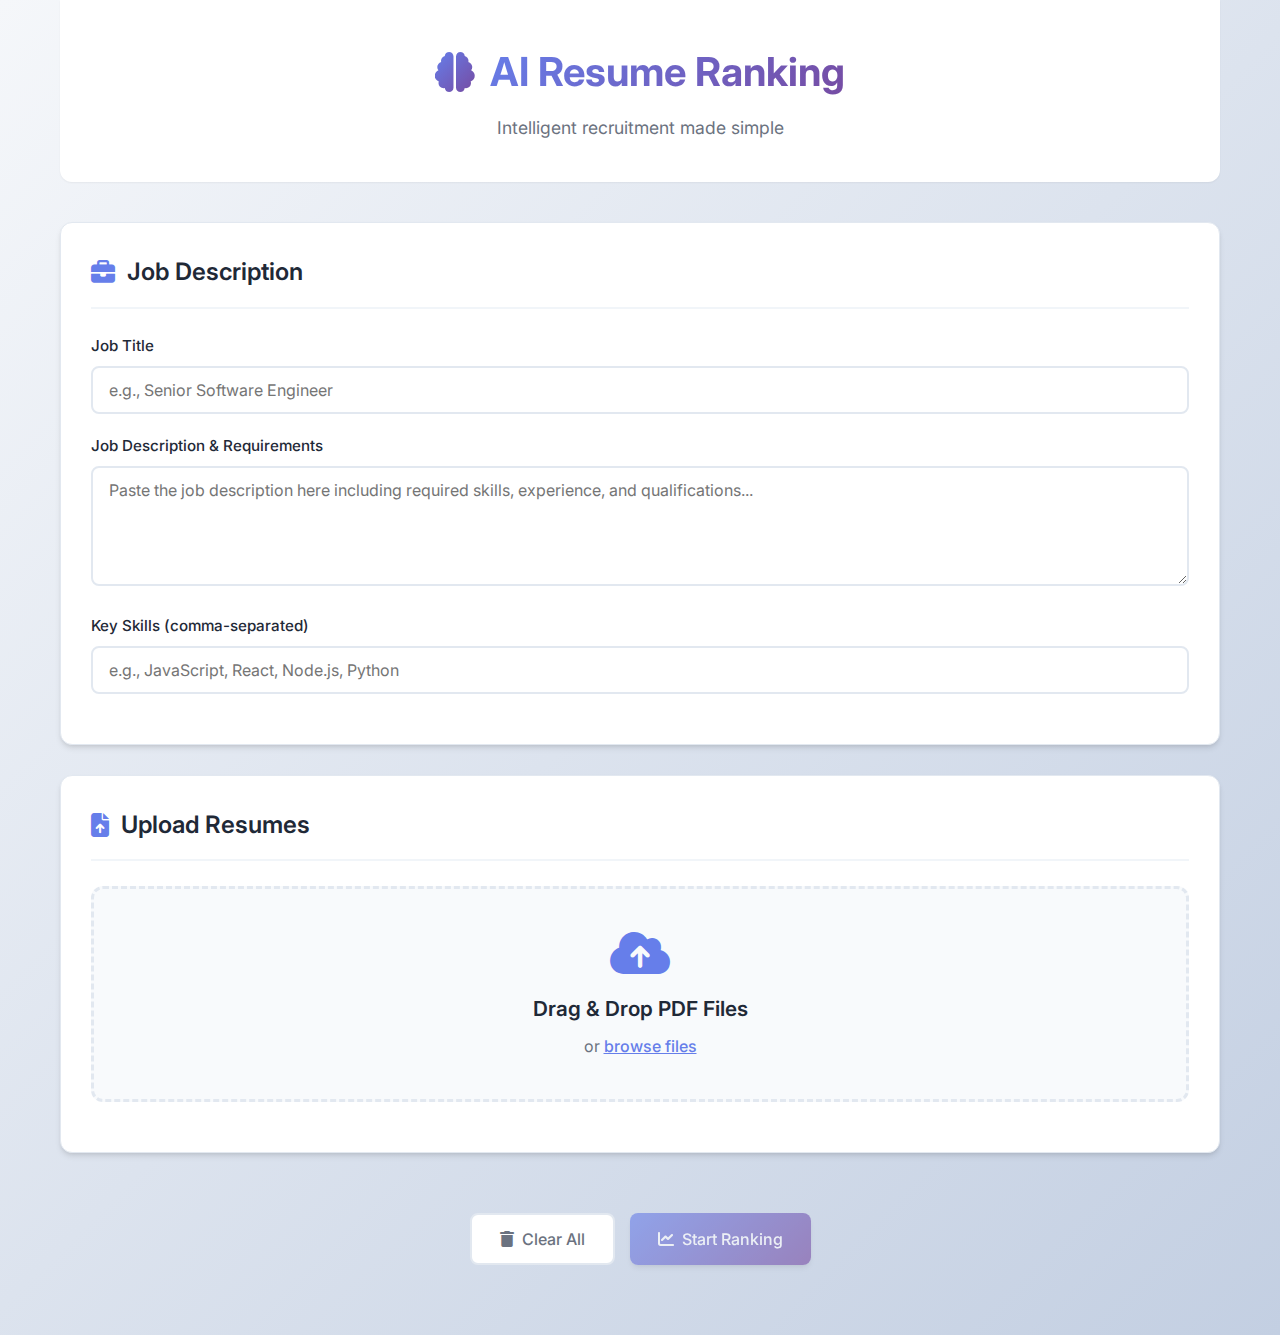
<file: index.html>
<!DOCTYPE html>
<html lang="en">
<head>
    <meta charset="UTF-8">
    <meta name="viewport" content="width=device-width, initial-scale=1.0">
    <title>AI Resume Ranking System</title>
    <link rel="stylesheet" href="styles.css">
    <link href="https://cdnjs.cloudflare.com/ajax/libs/font-awesome/6.4.0/css/all.min.css" rel="stylesheet">
    <link href="https://fonts.googleapis.com/css2?family=Inter:wght@300;400;500;600;700&display=swap" rel="stylesheet">
</head>
<body>
    <div class="container">
        <!-- Header -->
        <header class="header">
            <div class="header-content">
                <div class="logo">
                    <i class="fas fa-brain"></i>
                    <h1>AI Resume Ranking</h1>
                </div>
                <p class="subtitle">Intelligent recruitment made simple</p>
            </div>
        </header>

        <!-- Main Content -->
        <main class="main-content">
            <!-- Job Description Section -->
            <section class="job-section">
                <div class="section-header">
                    <i class="fas fa-briefcase"></i>
                    <h2>Job Description</h2>
                </div>
                <div class="form-group">
                    <label for="jobTitle">Job Title</label>
                    <input type="text" id="jobTitle" placeholder="e.g., Senior Software Engineer" required>
                </div>
                <div class="form-group">
                    <label for="jobDescription">Job Description & Requirements</label>
                    <textarea id="jobDescription" placeholder="Paste the job description here including required skills, experience, and qualifications..." required></textarea>
                </div>
                <div class="form-group">
                    <label for="requiredSkills">Key Skills (comma-separated)</label>
                    <input type="text" id="requiredSkills" placeholder="e.g., JavaScript, React, Node.js, Python">
                </div>
            </section>

            <!-- Resume Upload Section -->
            <section class="upload-section">
                <div class="section-header">
                    <i class="fas fa-file-upload"></i>
                    <h2>Upload Resumes</h2>
                </div>
                <div class="upload-area" id="uploadArea">
                    <div class="upload-content">
                        <i class="fas fa-cloud-upload-alt"></i>
                        <h3>Drag & Drop PDF Files</h3>
                        <p>or <span class="browse-text">browse files</span></p>
                        <input type="file" id="fileInput" multiple accept=".pdf" hidden>
                    </div>
                </div>
                <div class="uploaded-files" id="uploadedFiles"></div>
            </section>

            <!-- Action Buttons -->
            <div class="action-buttons">
                <button class="btn btn-secondary" id="clearBtn">
                    <i class="fas fa-trash"></i>
                    Clear All
                </button>
                <button class="btn btn-primary" id="analyzeBtn" disabled>
                    <i class="fas fa-chart-line"></i>
                    Start Ranking
                </button>
            </div>

            <!-- Results Section -->
            <section class="results-section" id="resultsSection" style="display: none;">
                <div class="section-header">
                    <i class="fas fa-trophy"></i>
                    <h2>Ranking Results</h2>
                </div>
                <div class="ranking-container" id="rankingContainer">
                    <!-- Results will be populated here -->
                </div>
            </section>

            <!-- Loading Animation -->
            <div class="loading-overlay" id="loadingOverlay" style="display: none;">
                <div class="loading-content">
                    <div class="spinner"></div>
                    <h3>Analyzing Resumes...</h3>
                    <p>Our AI is evaluating candidates against job requirements</p>
                </div>
            </div>
        </main>

        <!-- Footer -->
    </div>

    <script src="script.js"></script>
</body>
</html>
</file>
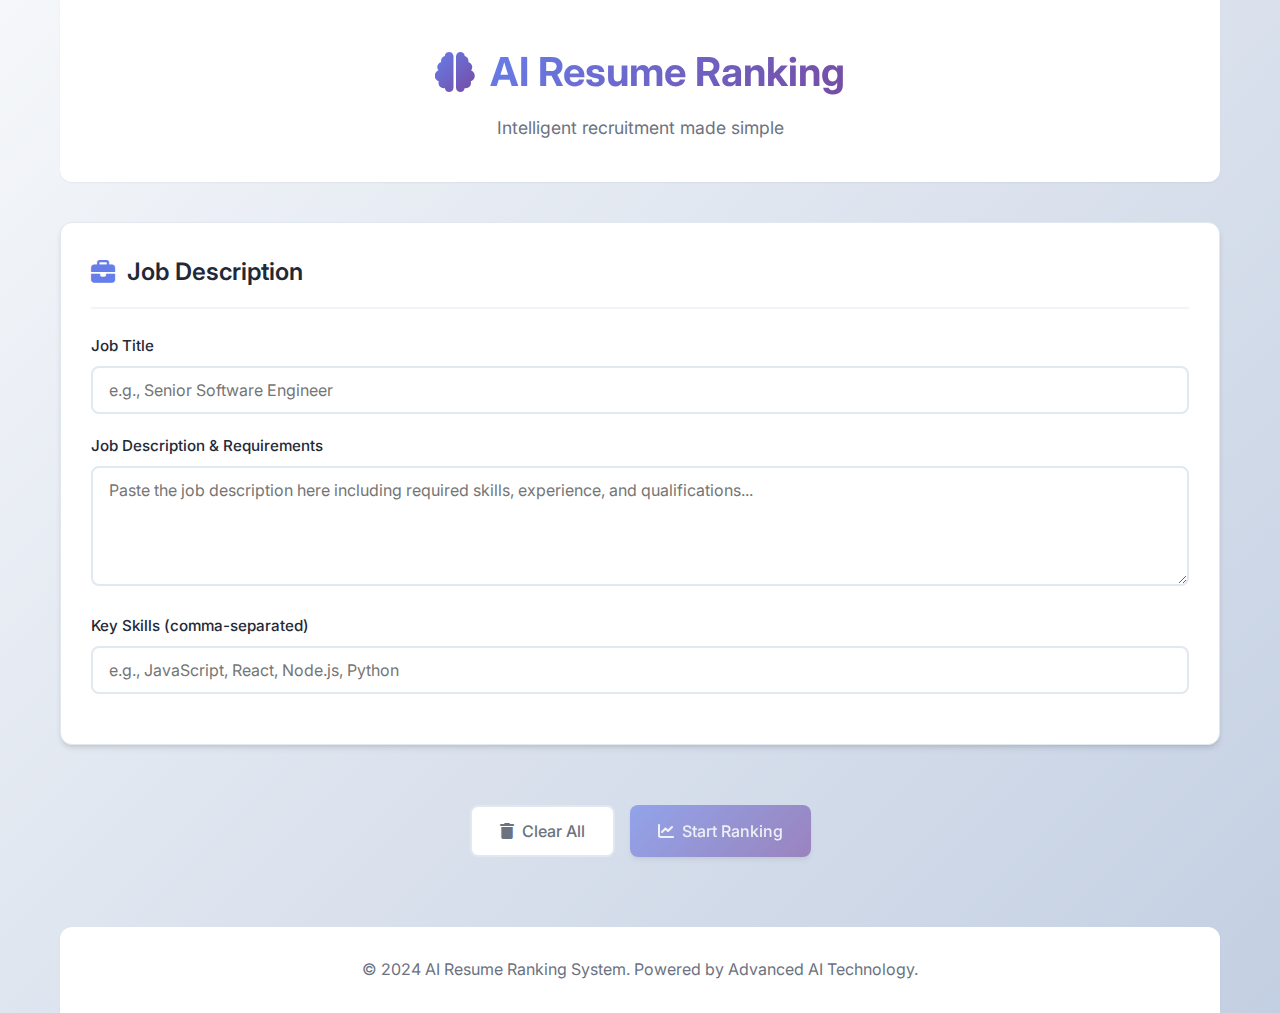
<file: app.html>
<!DOCTYPE html>
<html lang="en">
<head>
    <meta charset="UTF-8">
    <meta name="viewport" content="width=device-width, initial-scale=1.0">
    <title>AI Resume Ranking System</title>
    <link rel="stylesheet" href="styles.css">
    <link href="https://cdnjs.cloudflare.com/ajax/libs/font-awesome/6.4.0/css/all.min.css" rel="stylesheet">
    <link href="https://fonts.googleapis.com/css2?family=Inter:wght@300;400;500;600;700&display=swap" rel="stylesheet">
</head>
<body>
    <div class="container">
        <!-- Header -->
        <header class="header">
            <div class="header-content">
                <div class="logo">
                    <i class="fas fa-brain"></i>
                    <h1>AI Resume Ranking</h1>
                </div>
                <p class="subtitle">Intelligent recruitment made simple</p>
            </div>
        </header>

        <!-- Main Content -->
        <main class="main-content">
            <!-- Job Description Section -->
            <section class="job-section">
                <div class="section-header">
                    <i class="fas fa-briefcase"></i>
                    <h2>Job Description</h2>
                </div>
                <div class="form-group">
                    <label for="jobTitle">Job Title</label>
                    <input type="text" id="jobTitle" placeholder="e.g., Senior Software Engineer" required>
                </div>
                <div class="form-group">
                    <label for="jobDescription">Job Description & Requirements</label>
                    <textarea id="jobDescription" placeholder="Paste the job description here including required skills, experience, and qualifications..." required></textarea>
                </div>
                <div class="form-group">
                    <label for="requiredSkills">Key Skills (comma-separated)</label>
                    <input type="text" id="requiredSkills" placeholder="e.g., JavaScript, React, Node.js, Python">
                </div>
            </section>

            <!-- Available Resumes Section -->
           
            <!-- Selected Resumes Section -->
            

            <!-- Action Buttons -->
            <div class="action-buttons">
                <button class="btn btn-secondary" id="clearBtn">
                    <i class="fas fa-trash"></i>
                    Clear All
                </button>
                <button class="btn btn-primary" id="analyzeBtn" disabled>
                    <i class="fas fa-chart-line"></i>
                    Start Ranking
                </button>
            </div>

            <!-- Results Section -->
            <section class="results-section" id="resultsSection" style="display: none;">
                <div class="section-header">
                    <i class="fas fa-trophy"></i>
                    <h2>Ranking Results</h2>
                </div>
                <div class="ranking-container" id="rankingContainer">
                    <!-- Results will be populated here -->
                </div>
            </section>

            <!-- Loading Animation -->
            <div class="loading-overlay" id="loadingOverlay" style="display: none;">
                <div class="loading-content">
                    <div class="spinner"></div>
                    <h3>Analyzing Resumes...</h3>
                    <p>Our AI is evaluating candidates against job requirements</p>
                </div>
            </div>
        </main>

        <!-- Footer -->
        <footer class="footer">
            <p>&copy; 2024 AI Resume Ranking System. Powered by Advanced AI Technology.</p>
        </footer>
    </div>

    <script src="script.js"></script>
</body>
</html>
</file>
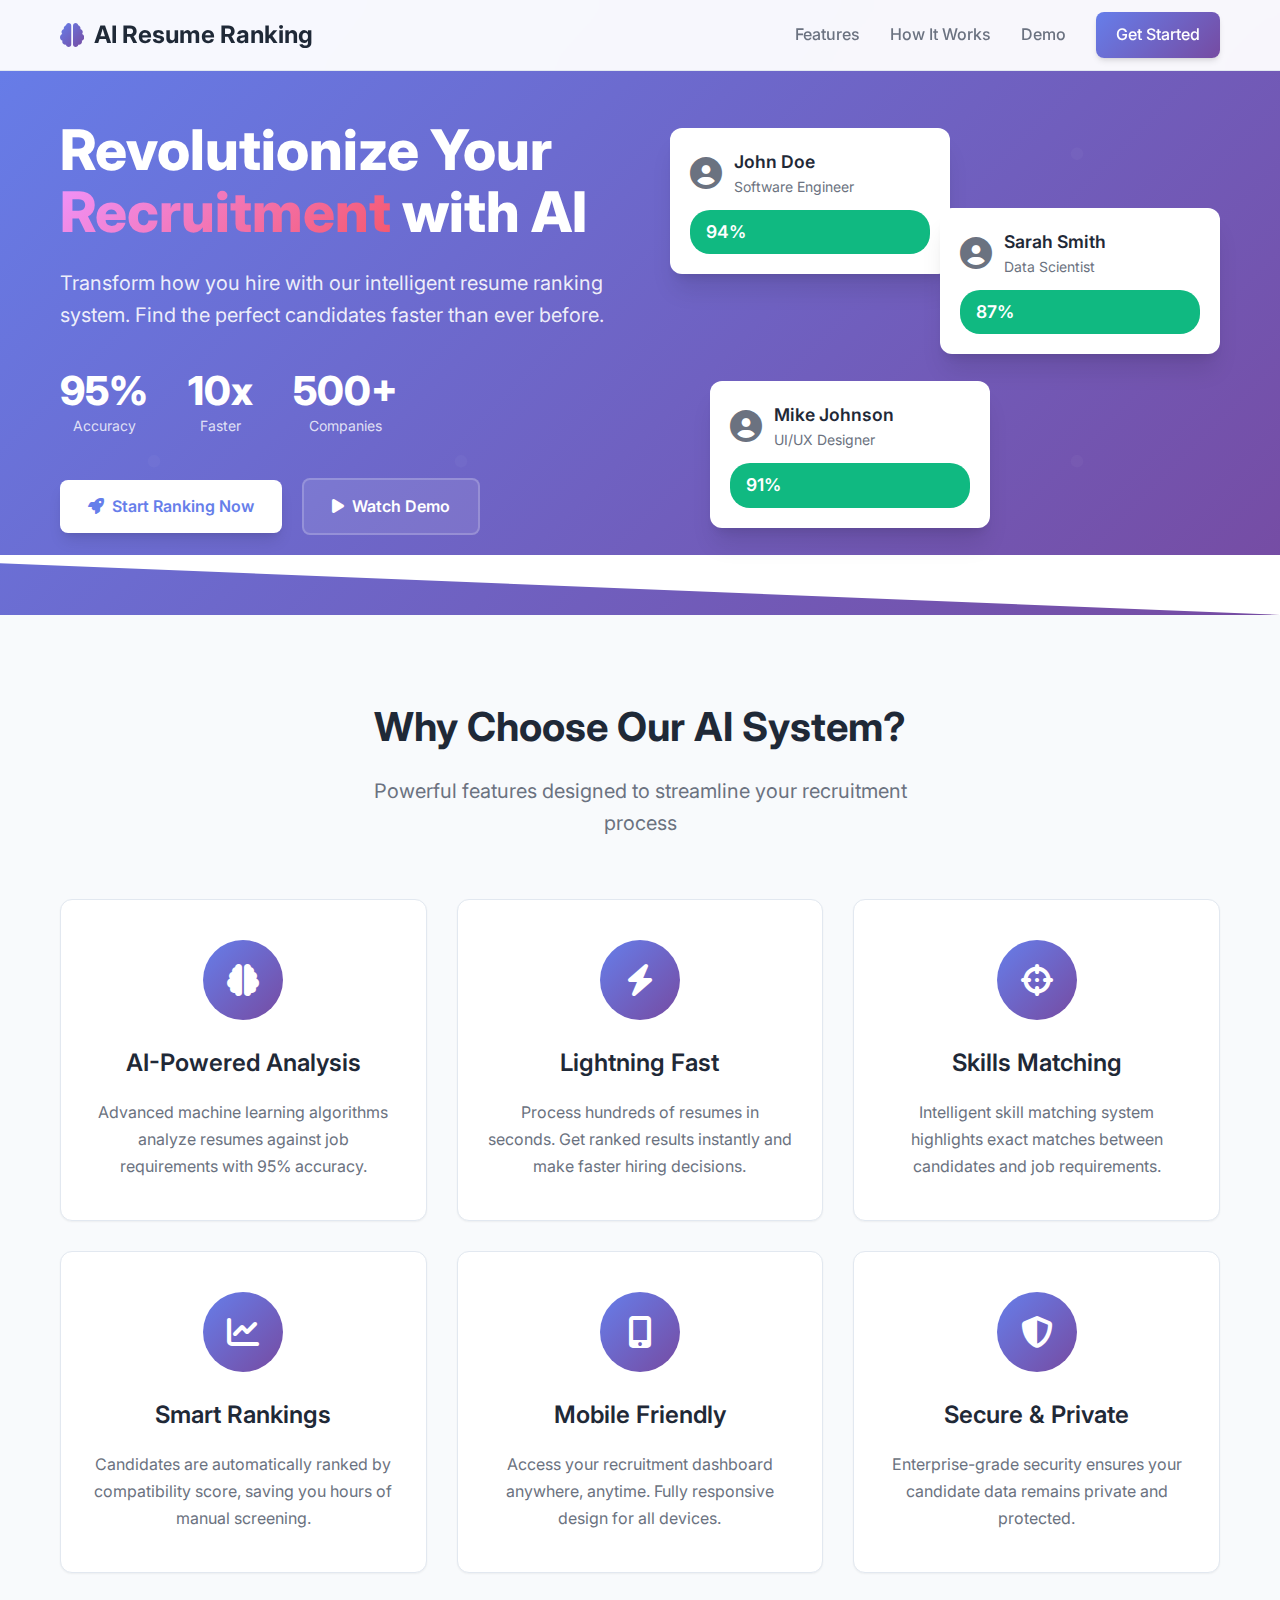
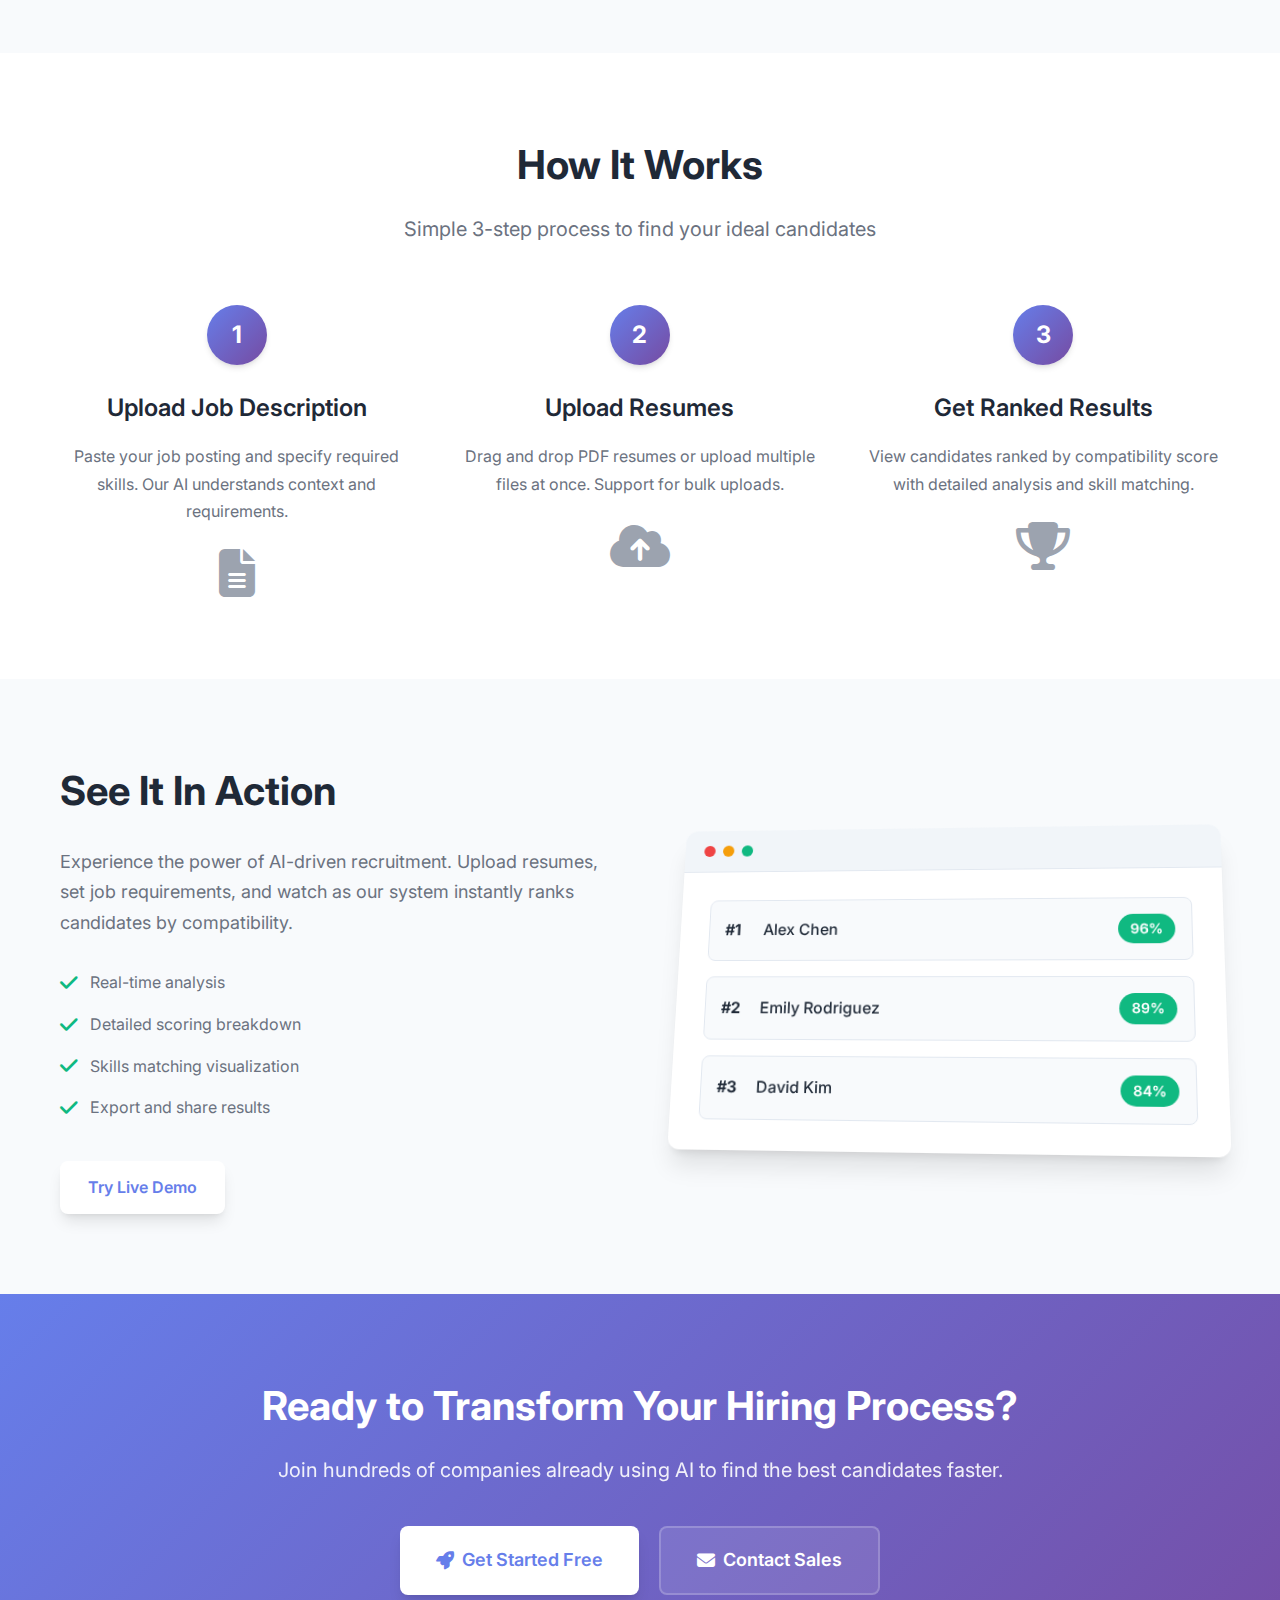
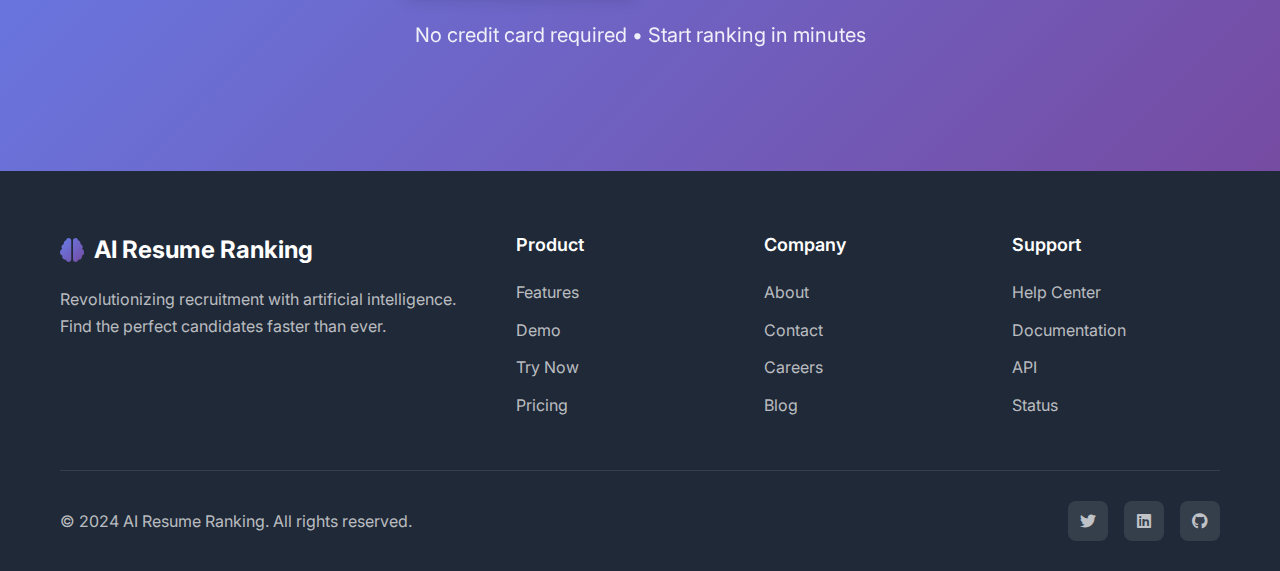
<file: landing.html>
<!DOCTYPE html>
<html lang="en">
<head>
    <meta charset="UTF-8">
    <meta name="viewport" content="width=device-width, initial-scale=1.0">
    <title>AI Resume Ranking - Revolutionize Your Recruitment</title>
    <link rel="stylesheet" href="landing-styles.css">
    <link href="https://cdnjs.cloudflare.com/ajax/libs/font-awesome/6.4.0/css/all.min.css" rel="stylesheet">
    <link href="https://fonts.googleapis.com/css2?family=Inter:wght@300;400;500;600;700;800&display=swap" rel="stylesheet">
</head>
<body>
    <!-- Navigation -->
    <nav class="navbar">
        <div class="nav-container">
            <div class="nav-logo">
                <i class="fas fa-brain"></i>
                <span>AI Resume Ranking</span>
            </div>
            <div class="nav-links">
                <a href="#features">Features</a>
                <a href="#how-it-works">How It Works</a>
                <a href="#demo">Demo</a>
                <a href="index.html" class="cta-btn">Get Started</a>
            </div>
            <div class="mobile-menu-toggle">
                <i class="fas fa-bars"></i>
            </div>
        </div>
    </nav>

    <!-- Hero Section -->
    <section class="hero">
        <div class="hero-container">
            <div class="hero-content">
                <div class="hero-text">
                    <h1 class="hero-title">
                        Revolutionize Your <span class="gradient-text">Recruitment</span> with AI
                    </h1>
                    <p class="hero-subtitle">
                        Transform how you hire with our intelligent resume ranking system. 
                        Find the perfect candidates faster than ever before.
                    </p>
                    <div class="hero-stats">
                        <div class="stat">
                            <span class="stat-number">95%</span>
                            <span class="stat-label">Accuracy</span>
                        </div>
                        <div class="stat">
                            <span class="stat-number">10x</span>
                            <span class="stat-label">Faster</span>
                        </div>
                        <div class="stat">
                            <span class="stat-number">500+</span>
                            <span class="stat-label">Companies</span>
                        </div>
                    </div>
                    <div class="hero-buttons">
                        <a href="index.html" class="btn btn-primary">
                            <i class="fas fa-rocket"></i>
                            Start Ranking Now
                        </a>
                        <a href="#demo" class="btn btn-secondary">
                            <i class="fas fa-play"></i>
                            Watch Demo
                        </a>
                    </div>
                </div>
                <div class="hero-visual">
                    <div class="floating-cards">
                        <div class="resume-card card-1">
                            <div class="card-header">
                                <i class="fas fa-user-circle"></i>
                                <div>
                                    <h4>John Doe</h4>
                                    <p>Software Engineer</p>
                                </div>
                            </div>
                            <div class="score-badge">94%</div>
                        </div>
                        <div class="resume-card card-2">
                            <div class="card-header">
                                <i class="fas fa-user-circle"></i>
                                <div>
                                    <h4>Sarah Smith</h4>
                                    <p>Data Scientist</p>
                                </div>
                            </div>
                            <div class="score-badge">87%</div>
                        </div>
                        <div class="resume-card card-3">
                            <div class="card-header">
                                <i class="fas fa-user-circle"></i>
                                <div>
                                    <h4>Mike Johnson</h4>
                                    <p>UI/UX Designer</p>
                                </div>
                            </div>
                            <div class="score-badge">91%</div>
                        </div>
                    </div>
                </div>
            </div>
        </div>
        <div class="hero-waves">
            <svg viewBox="0 0 1200 120" preserveAspectRatio="none">
                <path d="M1200 120L0 16.48L0 0L1200 0L1200 120Z" fill="white"></path>
            </svg>
        </div>
    </section>

    <!-- Features Section -->
    <section id="features" class="features">
        <div class="container">
            <div class="section-header">
                <h2>Why Choose Our AI System?</h2>
                <p>Powerful features designed to streamline your recruitment process</p>
            </div>
            <div class="features-grid">
                <div class="feature-card">
                    <div class="feature-icon">
                        <i class="fas fa-brain"></i>
                    </div>
                    <h3>AI-Powered Analysis</h3>
                    <p>Advanced machine learning algorithms analyze resumes against job requirements with 95% accuracy.</p>
                </div>
                <div class="feature-card">
                    <div class="feature-icon">
                        <i class="fas fa-bolt"></i>
                    </div>
                    <h3>Lightning Fast</h3>
                    <p>Process hundreds of resumes in seconds. Get ranked results instantly and make faster hiring decisions.</p>
                </div>
                <div class="feature-card">
                    <div class="feature-icon">
                        <i class="fas fa-crosshairs"></i>
                    </div>
                    <h3>Skills Matching</h3>
                    <p>Intelligent skill matching system highlights exact matches between candidates and job requirements.</p>
                </div>
                <div class="feature-card">
                    <div class="feature-icon">
                        <i class="fas fa-chart-line"></i>
                    </div>
                    <h3>Smart Rankings</h3>
                    <p>Candidates are automatically ranked by compatibility score, saving you hours of manual screening.</p>
                </div>
                <div class="feature-card">
                    <div class="feature-icon">
                        <i class="fas fa-mobile-alt"></i>
                    </div>
                    <h3>Mobile Friendly</h3>
                    <p>Access your recruitment dashboard anywhere, anytime. Fully responsive design for all devices.</p>
                </div>
                <div class="feature-card">
                    <div class="feature-icon">
                        <i class="fas fa-shield-alt"></i>
                    </div>
                    <h3>Secure & Private</h3>
                    <p>Enterprise-grade security ensures your candidate data remains private and protected.</p>
                </div>
            </div>
        </div>
    </section>

    <!-- How It Works Section -->
    <section id="how-it-works" class="how-it-works">
        <div class="container">
            <div class="section-header">
                <h2>How It Works</h2>
                <p>Simple 3-step process to find your ideal candidates</p>
            </div>
            <div class="steps-container">
                <div class="step">
                    <div class="step-number">1</div>
                    <div class="step-content">
                        <h3>Upload Job Description</h3>
                        <p>Paste your job posting and specify required skills. Our AI understands context and requirements.</p>
                        <div class="step-visual">
                            <i class="fas fa-file-alt"></i>
                        </div>
                    </div>
                </div>
                <div class="step">
                    <div class="step-number">2</div>
                    <div class="step-content">
                        <h3>Upload Resumes</h3>
                        <p>Drag and drop PDF resumes or upload multiple files at once. Support for bulk uploads.</p>
                        <div class="step-visual">
                            <i class="fas fa-cloud-upload-alt"></i>
                        </div>
                    </div>
                </div>
                <div class="step">
                    <div class="step-number">3</div>
                    <div class="step-content">
                        <h3>Get Ranked Results</h3>
                        <p>View candidates ranked by compatibility score with detailed analysis and skill matching.</p>
                        <div class="step-visual">
                            <i class="fas fa-trophy"></i>
                        </div>
                    </div>
                </div>
            </div>
        </div>
    </section>

    <!-- Demo Section -->
    <section id="demo" class="demo">
        <div class="container">
            <div class="demo-content">
                <div class="demo-text">
                    <h2>See It In Action</h2>
                    <p>Experience the power of AI-driven recruitment. Upload resumes, set job requirements, and watch as our system instantly ranks candidates by compatibility.</p>
                    <ul class="demo-features">
                        <li><i class="fas fa-check"></i> Real-time analysis</li>
                        <li><i class="fas fa-check"></i> Detailed scoring breakdown</li>
                        <li><i class="fas fa-check"></i> Skills matching visualization</li>
                        <li><i class="fas fa-check"></i> Export and share results</li>
                    </ul>
                    <a href="index.html" class="btn btn-primary">Try Live Demo</a>
                </div>
                <div class="demo-visual">
                    <div class="demo-mockup">
                        <div class="mockup-header">
                            <div class="mockup-controls">
                                <span></span>
                                <span></span>
                                <span></span>
                            </div>
                        </div>
                        <div class="mockup-content">
                            <div class="demo-card">
                                <div class="demo-ranking">
                                    <div class="rank-item">
                                        <span class="rank">#1</span>
                                        <span class="name">Alex Chen</span>
                                        <span class="score">96%</span>
                                    </div>
                                    <div class="rank-item">
                                        <span class="rank">#2</span>
                                        <span class="name">Emily Rodriguez</span>
                                        <span class="score">89%</span>
                                    </div>
                                    <div class="rank-item">
                                        <span class="rank">#3</span>
                                        <span class="name">David Kim</span>
                                        <span class="score">84%</span>
                                    </div>
                                </div>
                            </div>
                        </div>
                    </div>
                </div>
            </div>
        </div>
    </section>

    <!-- CTA Section -->
    <section class="cta">
        <div class="container">
            <div class="cta-content">
                <h2>Ready to Transform Your Hiring Process?</h2>
                <p>Join hundreds of companies already using AI to find the best candidates faster.</p>
                <div class="cta-buttons">
                    <a href="index.html" class="btn btn-primary btn-large">
                        <i class="fas fa-rocket"></i>
                        Get Started Free
                    </a>
                    <a href="#contact" class="btn btn-secondary btn-large">
                        <i class="fas fa-envelope"></i>
                        Contact Sales
                    </a>
                </div>
                <p class="cta-note">No credit card required • Start ranking in minutes</p>
            </div>
        </div>
    </section>

    <!-- Footer -->
    <footer class="footer">
        <div class="container">
            <div class="footer-content">
                <div class="footer-section">
                    <div class="footer-logo">
                        <i class="fas fa-brain"></i>
                        <span>AI Resume Ranking</span>
                    </div>
                    <p>Revolutionizing recruitment with artificial intelligence. Find the perfect candidates faster than ever.</p>
                </div>
                <div class="footer-section">
                    <h4>Product</h4>
                    <ul>
                        <li><a href="#features">Features</a></li>
                        <li><a href="#demo">Demo</a></li>
                        <li><a href="index.html">Try Now</a></li>
                        <li><a href="#pricing">Pricing</a></li>
                    </ul>
                </div>
                <div class="footer-section">
                    <h4>Company</h4>
                    <ul>
                        <li><a href="#about">About</a></li>
                        <li><a href="#contact">Contact</a></li>
                        <li><a href="#careers">Careers</a></li>
                        <li><a href="#blog">Blog</a></li>
                    </ul>
                </div>
                <div class="footer-section">
                    <h4>Support</h4>
                    <ul>
                        <li><a href="#help">Help Center</a></li>
                        <li><a href="#docs">Documentation</a></li>
                        <li><a href="#api">API</a></li>
                        <li><a href="#status">Status</a></li>
                    </ul>
                </div>
            </div>
            <div class="footer-bottom">
                <p>&copy; 2024 AI Resume Ranking. All rights reserved.</p>
                <div class="social-links">
                    <a href="#"><i class="fab fa-twitter"></i></a>
                    <a href="#"><i class="fab fa-linkedin"></i></a>
                    <a href="#"><i class="fab fa-github"></i></a>
                </div>
            </div>
        </div>
    </footer>

    <script src="landing-script.js"></script>
</body>
</html>
</file>
<file: styles.css>
/* Reset and Base Styles */
* {
    margin: 0;
    padding: 0;
    box-sizing: border-box;
}

:root {
    --primary-color: #667eea;
    --primary-gradient: linear-gradient(135deg, #667eea 0%, #764ba2 100%);
    --secondary-color: #f093fb;
    --success-color: #4ade80;
    --warning-color: #fbbf24;
    --danger-color: #ef4444;
    --text-primary: #1f2937;
    --text-secondary: #6b7280;
    --bg-primary: #ffffff;
    --bg-secondary: #f8fafc;
    --bg-tertiary: #f1f5f9;
    --border-color: #e2e8f0;
    --shadow-sm: 0 1px 2px 0 rgb(0 0 0 / 0.05);
    --shadow-md: 0 4px 6px -1px rgb(0 0 0 / 0.1), 0 2px 4px -2px rgb(0 0 0 / 0.1);
    --shadow-lg: 0 10px 15px -3px rgb(0 0 0 / 0.1), 0 4px 6px -4px rgb(0 0 0 / 0.1);
    --shadow-xl: 0 20px 25px -5px rgb(0 0 0 / 0.1), 0 8px 10px -6px rgb(0 0 0 / 0.1);
    --border-radius: 12px;
    --transition: all 0.3s cubic-bezier(0.4, 0, 0.2, 1);
}

body {
    font-family: 'Inter', -apple-system, BlinkMacSystemFont, 'Segoe UI', Roboto, sans-serif;
    line-height: 1.6;
    color: var(--text-primary);
    background: linear-gradient(135deg, #f5f7fa 0%, #c3cfe2 100%);
    min-height: 100vh;
}

.container {
    max-width: 1200px;
    margin: 0 auto;
    padding: 0 20px;
}

/* Header Styles */
.header {
    background: var(--bg-primary);
    box-shadow: var(--shadow-sm);
    margin-bottom: 40px;
    border-radius: 0 0 var(--border-radius) var(--border-radius);
}

.header-content {
    text-align: center;
    padding: 40px 0;
}

.logo {
    display: flex;
    align-items: center;
    justify-content: center;
    gap: 15px;
    margin-bottom: 10px;
}

.logo i {
    font-size: 2.5rem;
    background: var(--primary-gradient);
    -webkit-background-clip: text;
    -webkit-text-fill-color: transparent;
    background-clip: text;
}

.logo h1 {
    font-size: 2.5rem;
    font-weight: 700;
    background: var(--primary-gradient);
    -webkit-background-clip: text;
    -webkit-text-fill-color: transparent;
    background-clip: text;
}

.subtitle {
    font-size: 1.1rem;
    color: var(--text-secondary);
    font-weight: 400;
}

/* Main Content */
.main-content {
    display: grid;
    gap: 30px;
    margin-bottom: 40px;
}

/* Section Styles */
section {
    background: var(--bg-primary);
    border-radius: var(--border-radius);
    padding: 30px;
    box-shadow: var(--shadow-md);
    border: 1px solid var(--border-color);
    transition: var(--transition);
}

section:hover {
    box-shadow: var(--shadow-lg);
    transform: translateY(-2px);
}

.section-header {
    display: flex;
    align-items: center;
    gap: 12px;
    margin-bottom: 25px;
    padding-bottom: 15px;
    border-bottom: 2px solid var(--bg-tertiary);
}

.section-header i {
    font-size: 1.5rem;
    color: var(--primary-color);
}

.section-header h2 {
    font-size: 1.5rem;
    font-weight: 600;
    color: var(--text-primary);
}

/* Form Styles */
.form-group {
    margin-bottom: 20px;
}

.form-group label {
    display: block;
    margin-bottom: 8px;
    font-weight: 500;
    color: var(--text-primary);
    font-size: 0.95rem;
}

.form-group input,
.form-group textarea {
    width: 100%;
    padding: 12px 16px;
    border: 2px solid var(--border-color);
    border-radius: 8px;
    font-size: 1rem;
    transition: var(--transition);
    background: var(--bg-primary);
    font-family: inherit;
}

.form-group input:focus,
.form-group textarea:focus {
    outline: none;
    border-color: var(--primary-color);
    box-shadow: 0 0 0 3px rgba(102, 126, 234, 0.1);
}

.form-group textarea {
    min-height: 120px;
    resize: vertical;
}

/* Upload Area Styles */
.upload-area {
    border: 3px dashed var(--border-color);
    border-radius: var(--border-radius);
    padding: 40px 20px;
    text-align: center;
    transition: var(--transition);
    cursor: pointer;
    background: var(--bg-secondary);
}

.upload-area:hover,
.upload-area.dragover {
    border-color: var(--primary-color);
    background: rgba(102, 126, 234, 0.05);
}

.upload-content i {
    font-size: 3rem;
    color: var(--primary-color);
    margin-bottom: 15px;
}

.upload-content h3 {
    font-size: 1.3rem;
    font-weight: 600;
    margin-bottom: 8px;
    color: var(--text-primary);
}

.upload-content p {
    color: var(--text-secondary);
    font-size: 1rem;
}

.browse-text {
    color: var(--primary-color);
    font-weight: 500;
    cursor: pointer;
    text-decoration: underline;
}

/* Uploaded Files */
.uploaded-files {
    margin-top: 20px;
}

.file-item {
    display: flex;
    align-items: center;
    justify-content: space-between;
    padding: 12px 16px;
    background: var(--bg-tertiary);
    border-radius: 8px;
    margin-bottom: 10px;
    border: 1px solid var(--border-color);
}

.file-info {
    display: flex;
    align-items: center;
    gap: 10px;
}

.file-info i {
    color: var(--danger-color);
    font-size: 1.2rem;
}

.file-name {
    font-weight: 500;
    color: var(--text-primary);
}

.file-size {
    color: var(--text-secondary);
    font-size: 0.9rem;
}

.remove-file {
    background: none;
    border: none;
    color: var(--text-secondary);
    cursor: pointer;
    padding: 4px;
    border-radius: 4px;
    transition: var(--transition);
}

.remove-file:hover {
    color: var(--danger-color);
    background: rgba(239, 68, 68, 0.1);
}

/* Button Styles */
.action-buttons {
    display: flex;
    gap: 15px;
    justify-content: center;
    margin: 30px 0;
}

.btn {
    padding: 14px 28px;
    border: none;
    border-radius: 8px;
    font-size: 1rem;
    font-weight: 500;
    cursor: pointer;
    transition: var(--transition);
    display: flex;
    align-items: center;
    gap: 8px;
    font-family: inherit;
}

.btn:disabled {
    opacity: 0.6;
    cursor: not-allowed;
}

.btn-primary {
    background: var(--primary-gradient);
    color: white;
    box-shadow: var(--shadow-md);
}

.btn-primary:hover:not(:disabled) {
    transform: translateY(-2px);
    box-shadow: var(--shadow-lg);
}

.btn-secondary {
    background: var(--bg-primary);
    color: var(--text-secondary);
    border: 2px solid var(--border-color);
}

.btn-secondary:hover {
    background: var(--bg-tertiary);
    color: var(--text-primary);
}

/* Loading Overlay */
.loading-overlay {
    position: fixed;
    top: 0;
    left: 0;
    right: 0;
    bottom: 0;
    background: rgba(0, 0, 0, 0.7);
    display: flex;
    justify-content: center;
    align-items: center;
    z-index: 1000;
}

.loading-content {
    background: var(--card-bg);
    padding: 30px;
    border-radius: 12px;
    text-align: center;
}

.spinner {
    width: 50px;
    height: 50px;
    border: 5px solid var(--bg-light);
    border-top-color: var(--primary-color);
    border-radius: 50%;
    animation: spin 1s linear infinite;
    margin: 0 auto 20px;
}

@keyframes spin {
    to {
        transform: rotate(360deg);
    }
}

.loading-content h3 {
    margin-bottom: 10px;
    color: var(--text-primary);
}

.loading-content p {
    color: var(--text-secondary);
}

/* Results Section */
.ranking-container {
    display: grid;
    gap: 15px;
}

.candidate-card {
    background: var(--card-bg);
    border-radius: 12px;
    padding: 20px;
    margin-bottom: 20px;
    box-shadow: 0 4px 6px rgba(0, 0, 0, 0.1);
    display: flex;
    gap: 20px;
    transition: transform 0.2s ease;
}

.candidate-card:hover {
    transform: translateY(-2px);
}

.candidate-rank {
    font-size: 24px;
    font-weight: bold;
    color: var(--primary-color);
    min-width: 50px;
    text-align: center;
}

.candidate-info {
    flex: 1;
}

.candidate-info h3 {
    margin: 0 0 15px 0;
    color: var(--text-color);
}

.score-container {
    display: flex;
    gap: 20px;
    margin-bottom: 20px;
}

.overall-score {
    padding: 15px;
    border-radius: 8px;
    text-align: center;
    min-width: 120px;
}

.overall-score.high-match {
    background: var(--success-bg);
    color: var(--success-color);
}

.overall-score.medium-match {
    background: var(--warning-bg);
    color: var(--warning-color);
}

.overall-score.low-match {
    background: var(--danger-bg);
    color: var(--danger-color);
}

.detailed-scores {
    display: flex;
    gap: 15px;
}

.score-item {
    background: var(--bg-light);
    padding: 10px;
    border-radius: 6px;
    min-width: 150px;
}

.score-label {
    display: block;
    font-size: 0.9em;
    color: var(--text-muted);
    margin-bottom: 5px;
}

.score-value {
    font-size: 1.2em;
    font-weight: bold;
}

.skills-container {
    margin-top: 15px;
}

.skills-container h4 {
    margin: 0 0 10px 0;
    color: var(--text-color);
}

.skills-list {
    display: flex;
    flex-wrap: wrap;
    gap: 8px;
}

.skill-tag {
    background: var(--primary-light);
    color: var(--primary-color);
    padding: 4px 12px;
    border-radius: 20px;
    font-size: 0.9em;
}

/* Footer */
.footer {
    text-align: center;
    padding: 30px 0;
    color: var(--text-secondary);
    background: var(--bg-primary);
    border-radius: var(--border-radius) var(--border-radius) 0 0;
    box-shadow: var(--shadow-sm);
    margin-top: 40px;
}

/* Responsive Design */
@media (max-width: 768px) {
    .container {
        padding: 0 15px;
    }
    
    .logo h1 {
        font-size: 2rem;
    }
    
    .logo i {
        font-size: 2rem;
    }
    
    section {
        padding: 20px;
    }
    
    .action-buttons {
        flex-direction: column;
        align-items: stretch;
    }
    
    .candidate-header {
        flex-direction: column;
        gap: 10px;
    }
    
    .candidate-details {
        grid-template-columns: 1fr;
    }
}

@media (max-width: 480px) {
    .logo {
        flex-direction: column;
        gap: 10px;
    }
    
    .upload-content {
        padding: 20px 10px;
    }
    
    .upload-content i {
        font-size: 2rem;
    }
}

/* Resume Grid */
.resume-grid {
    display: grid;
    grid-template-columns: repeat(auto-fill, minmax(300px, 1fr));
    gap: 20px;
    margin-top: 20px;
}

.resume-card {
    background: white;
    border-radius: var(--border-radius);
    padding: 20px;
    box-shadow: var(--shadow-sm);
    border: 1px solid var(--border-color);
    transition: var(--transition);
    display: flex;
    flex-direction: column;
    gap: 15px;
}

.resume-card:hover {
    transform: translateY(-5px);
    box-shadow: var(--shadow-md);
}

.resume-header {
    display: flex;
    align-items: center;
    gap: 12px;
}

.resume-header i {
    font-size: 2rem;
    color: var(--text-secondary);
}

.resume-header h3 {
    font-size: 1.1rem;
    font-weight: 600;
    color: var(--text-primary);
    margin: 0;
}

.resume-header p {
    font-size: 0.875rem;
    color: var(--text-secondary);
    margin: 0;
}

.resume-skills {
    display: flex;
    flex-wrap: wrap;
    gap: 8px;
}

.skill-tag {
    background: var(--bg-secondary);
    color: var(--text-secondary);
    padding: 4px 12px;
    border-radius: 16px;
    font-size: 0.875rem;
    font-weight: 500;
}

.select-resume-btn {
    background: var(--primary-gradient);
    color: white;
    border: none;
    padding: 8px 16px;
    border-radius: 6px;
    font-weight: 500;
    cursor: pointer;
    transition: var(--transition);
    display: flex;
    align-items: center;
    justify-content: center;
    gap: 8px;
    margin-top: auto;
}

.select-resume-btn:hover {
    transform: translateY(-2px);
    box-shadow: var(--shadow-sm);
}

/* Selected Resumes */
.selected-resumes {
    display: flex;
    flex-direction: column;
    gap: 12px;
    margin-top: 20px;
}

.selected-resume-item {
    background: white;
    border-radius: var(--border-radius);
    padding: 12px 16px;
    display: flex;
    align-items: center;
    justify-content: space-between;
    box-shadow: var(--shadow-sm);
    border: 1px solid var(--border-color);
}

.selected-resume-item .resume-info {
    display: flex;
    align-items: center;
    gap: 12px;
}

.selected-resume-item i {
    color: var(--text-secondary);
    font-size: 1.25rem;
}

.selected-resume-item span {
    font-weight: 500;
    color: var(--text-primary);
}

.remove-resume-btn {
    background: none;
    border: none;
    color: var(--text-secondary);
    cursor: pointer;
    padding: 4px;
    border-radius: 4px;
    transition: var(--transition);
}

.remove-resume-btn:hover {
    color: #ef4444;
    background: rgba(239, 68, 68, 0.1);
}
</file>
<file: landing-styles.css>
/* Reset and Base Styles */
* {
    margin: 0;
    padding: 0;
    box-sizing: border-box;
}

:root {
    --primary-gradient: linear-gradient(135deg, #667eea 0%, #764ba2 100%);
    --secondary-gradient: linear-gradient(135deg, #f093fb 0%, #f5576c 100%);
    --accent-gradient: linear-gradient(135deg, #4facfe 0%, #00f2fe 100%);
    --success-color: #10b981;
    --warning-color: #f59e0b;
    --text-primary: #1f2937;
    --text-secondary: #6b7280;
    --text-light: #9ca3af;
    --bg-primary: #ffffff;
    --bg-secondary: #f8fafc;
    --bg-dark: #1f2937;
    --border-color: #e2e8f0;
    --shadow-sm: 0 1px 2px 0 rgb(0 0 0 / 0.05);
    --shadow-md: 0 4px 6px -1px rgb(0 0 0 / 0.1), 0 2px 4px -2px rgb(0 0 0 / 0.1);
    --shadow-lg: 0 10px 15px -3px rgb(0 0 0 / 0.1), 0 4px 6px -4px rgb(0 0 0 / 0.1);
    --shadow-xl: 0 20px 25px -5px rgb(0 0 0 / 0.1), 0 8px 10px -6px rgb(0 0 0 / 0.1);
    --border-radius: 12px;
    --transition: all 0.3s cubic-bezier(0.4, 0, 0.2, 1);
}

html {
    scroll-behavior: smooth;
}

body {
    font-family: 'Inter', -apple-system, BlinkMacSystemFont, 'Segoe UI', Roboto, sans-serif;
    line-height: 1.6;
    color: var(--text-primary);
    background: var(--bg-primary);
    overflow-x: hidden;
}

.container {
    max-width: 1200px;
    margin: 0 auto;
    padding: 0 20px;
}

/* Navigation */
.navbar {
    position: fixed;
    top: 0;
    left: 0;
    right: 0;
    background: rgba(255, 255, 255, 0.95);
    backdrop-filter: blur(20px);
    border-bottom: 1px solid var(--border-color);
    z-index: 1000;
    transition: var(--transition);
}

.nav-container {
    max-width: 1200px;
    margin: 0 auto;
    padding: 0 20px;
    display: flex;
    align-items: center;
    justify-content: space-between;
    height: 70px;
}

.nav-logo {
    display: flex;
    align-items: center;
    gap: 10px;
    font-size: 1.5rem;
    font-weight: 700;
    color: var(--text-primary);
}

.nav-logo i {
    background: var(--primary-gradient);
    -webkit-background-clip: text;
    -webkit-text-fill-color: transparent;
    background-clip: text;
}

.nav-links {
    display: flex;
    align-items: center;
    gap: 30px;
}

.nav-links a {
    text-decoration: none;
    color: var(--text-secondary);
    font-weight: 500;
    transition: var(--transition);
    position: relative;
}

.nav-links a:hover {
    color: var(--text-primary);
}

.nav-links a::after {
    content: '';
    position: absolute;
    bottom: -5px;
    left: 0;
    width: 0;
    height: 2px;
    background: var(--primary-gradient);
    transition: width 0.3s ease;
}

.nav-links a:hover::after {
    width: 100%;
}

.cta-btn {
    background: var(--primary-gradient) !important;
    color: white !important;
    padding: 10px 20px;
    border-radius: 8px;
    font-weight: 600;
    box-shadow: var(--shadow-md);
}

.cta-btn:hover {
    transform: translateY(-2px);
    box-shadow: var(--shadow-lg);
}

.mobile-menu-toggle {
    display: none;
    cursor: pointer;
    font-size: 1.5rem;
    color: var(--text-primary);
}

/* Hero Section */
.hero {
    position: relative;
    background: linear-gradient(135deg, #667eea 0%, #764ba2 100%);
    padding: 120px 0 80px;
    overflow: hidden;
}

.hero::before {
    content: '';
    position: absolute;
    top: 0;
    left: 0;
    right: 0;
    bottom: 0;
    background: url('data:image/svg+xml,<svg xmlns="http://www.w3.org/2000/svg" viewBox="0 0 100 100"><defs><pattern id="grain" width="100" height="100" patternUnits="userSpaceOnUse"><circle cx="25" cy="25" r="1" fill="white" opacity="0.1"/><circle cx="75" cy="75" r="1" fill="white" opacity="0.1"/><circle cx="25" cy="75" r="1" fill="white" opacity="0.1"/><circle cx="75" cy="25" r="1" fill="white" opacity="0.1"/></pattern></defs><rect width="100" height="100" fill="url(%23grain)"/></svg>');
    opacity: 0.3;
}

.hero-container {
    max-width: 1200px;
    margin: 0 auto;
    padding: 0 20px;
    position: relative;
    z-index: 2;
}

.hero-content {
    display: grid;
    grid-template-columns: 1fr 1fr;
    gap: 60px;
    align-items: center;
}

.hero-title {
    font-size: 3.5rem;
    font-weight: 800;
    line-height: 1.1;
    color: white;
    margin-bottom: 24px;
}

.gradient-text {
    background: linear-gradient(135deg, #f093fb 0%, #f5576c 100%);
    -webkit-background-clip: text;
    -webkit-text-fill-color: transparent;
    background-clip: text;
}

.hero-subtitle {
    font-size: 1.25rem;
    color: rgba(255, 255, 255, 0.9);
    margin-bottom: 40px;
    line-height: 1.6;
}

.hero-stats {
    display: flex;
    gap: 40px;
    margin-bottom: 40px;
}

.stat {
    text-align: center;
}

.stat-number {
    display: block;
    font-size: 2.5rem;
    font-weight: 800;
    color: white;
    line-height: 1;
}

.stat-label {
    display: block;
    font-size: 0.875rem;
    color: rgba(255, 255, 255, 0.8);
    margin-top: 4px;
}

.hero-buttons {
    display: flex;
    gap: 20px;
    align-items: center;
}

.btn {
    display: inline-flex;
    align-items: center;
    gap: 8px;
    padding: 14px 28px;
    border: none;
    border-radius: 8px;
    font-size: 1rem;
    font-weight: 600;
    text-decoration: none;
    cursor: pointer;
    transition: var(--transition);
    font-family: inherit;
}

.btn-primary {
    background: white;
    color: #667eea;
    box-shadow: var(--shadow-lg);
}

.btn-primary:hover {
    transform: translateY(-3px);
    box-shadow: var(--shadow-xl);
}

.btn-secondary {
    background: rgba(255, 255, 255, 0.1);
    color: white;
    border: 2px solid rgba(255, 255, 255, 0.2);
}

.btn-secondary:hover {
    background: rgba(255, 255, 255, 0.2);
    border-color: rgba(255, 255, 255, 0.4);
}

.btn-large {
    padding: 18px 36px;
    font-size: 1.125rem;
}

/* Hero Visual */
.hero-visual {
    position: relative;
    height: 400px;
}

.floating-cards {
    position: relative;
    height: 100%;
}

.resume-card {
    position: absolute;
    background: white;
    border-radius: var(--border-radius);
    padding: 20px;
    box-shadow: var(--shadow-xl);
    width: 280px;
    animation: float 6s ease-in-out infinite;
}

.resume-card.card-1 {
    top: 0;
    left: 0;
    animation-delay: 0s;
}

.resume-card.card-2 {
    top: 80px;
    right: 0;
    animation-delay: 2s;
}

.resume-card.card-3 {
    bottom: 0;
    left: 40px;
    animation-delay: 4s;
}

@keyframes float {
    0%, 100% { transform: translateY(0px); }
    50% { transform: translateY(-20px); }
}

.card-header {
    display: flex;
    align-items: center;
    gap: 12px;
    margin-bottom: 12px;
}

.card-header i {
    font-size: 2rem;
    color: var(--text-secondary);
}

.card-header h4 {
    font-size: 1.1rem;
    font-weight: 600;
    color: var(--text-primary);
    margin: 0;
}

.card-header p {
    font-size: 0.875rem;
    color: var(--text-secondary);
    margin: 0;
}

.score-badge {
    background: var(--success-color);
    color: white;
    padding: 8px 16px;
    border-radius: 20px;
    font-weight: 600;
    font-size: 1.1rem;
    margin-left: auto;
}

.hero-waves {
    position: absolute;
    bottom: 0;
    left: 0;
    width: 100%;
    overflow: hidden;
    line-height: 0;
}

.hero-waves svg {
    position: relative;
    display: block;
    width: calc(100% + 1.3px);
    height: 60px;
}

/* Sections */
section {
    padding: 80px 0;
}

.section-header {
    text-align: center;
    margin-bottom: 60px;
}

.section-header h2 {
    font-size: 2.5rem;
    font-weight: 700;
    color: var(--text-primary);
    margin-bottom: 16px;
}

.section-header p {
    font-size: 1.25rem;
    color: var(--text-secondary);
    max-width: 600px;
    margin: 0 auto;
}

/* Features Section */
.features {
    background: var(--bg-secondary);
}

.features-grid {
    display: grid;
    grid-template-columns: repeat(auto-fit, minmax(350px, 1fr));
    gap: 30px;
}

.feature-card {
    background: white;
    padding: 40px 30px;
    border-radius: var(--border-radius);
    box-shadow: var(--shadow-sm);
    transition: var(--transition);
    text-align: center;
    border: 1px solid var(--border-color);
}

.feature-card:hover {
    transform: translateY(-8px);
    box-shadow: var(--shadow-lg);
}

.feature-icon {
    width: 80px;
    height: 80px;
    margin: 0 auto 24px;
    background: var(--primary-gradient);
    border-radius: 50%;
    display: flex;
    align-items: center;
    justify-content: center;
    font-size: 2rem;
    color: white;
}

.feature-card h3 {
    font-size: 1.5rem;
    font-weight: 600;
    color: var(--text-primary);
    margin-bottom: 16px;
}

.feature-card p {
    color: var(--text-secondary);
    line-height: 1.7;
}

/* How It Works Section */
.steps-container {
    display: grid;
    grid-template-columns: repeat(auto-fit, minmax(300px, 1fr));
    gap: 50px;
    margin-top: 40px;
}

.step {
    position: relative;
    text-align: center;
}

.step-number {
    width: 60px;
    height: 60px;
    background: var(--primary-gradient);
    color: white;
    border-radius: 50%;
    display: flex;
    align-items: center;
    justify-content: center;
    font-size: 1.5rem;
    font-weight: 700;
    margin: 0 auto 24px;
    box-shadow: var(--shadow-md);
}

.step h3 {
    font-size: 1.5rem;
    font-weight: 600;
    color: var(--text-primary);
    margin-bottom: 16px;
}

.step p {
    color: var(--text-secondary);
    margin-bottom: 24px;
    line-height: 1.7;
}

.step-visual i {
    font-size: 3rem;
    color: var(--text-light);
}

/* Demo Section */
.demo {
    background: var(--bg-secondary);
}

.demo-content {
    display: grid;
    grid-template-columns: 1fr 1fr;
    gap: 60px;
    align-items: center;
}

.demo-text h2 {
    font-size: 2.5rem;
    font-weight: 700;
    color: var(--text-primary);
    margin-bottom: 24px;
}

.demo-text p {
    font-size: 1.125rem;
    color: var(--text-secondary);
    margin-bottom: 32px;
    line-height: 1.7;
}

.demo-features {
    list-style: none;
    margin-bottom: 40px;
}

.demo-features li {
    display: flex;
    align-items: center;
    gap: 12px;
    margin-bottom: 16px;
    color: var(--text-secondary);
}

.demo-features i {
    color: var(--success-color);
    font-size: 1.25rem;
}

.demo-mockup {
    background: white;
    border-radius: var(--border-radius);
    box-shadow: var(--shadow-xl);
    overflow: hidden;
    transform: perspective(1000px) rotateY(-5deg) rotateX(10deg);
    transition: var(--transition);
}

.demo-mockup:hover {
    transform: perspective(1000px) rotateY(0deg) rotateX(0deg);
}

.mockup-header {
    background: #f1f5f9;
    padding: 16px 20px;
    border-bottom: 1px solid var(--border-color);
}

.mockup-controls {
    display: flex;
    gap: 8px;
}

.mockup-controls span {
    width: 12px;
    height: 12px;
    border-radius: 50%;
    background: #ef4444;
}

.mockup-controls span:nth-child(2) {
    background: #f59e0b;
}

.mockup-controls span:nth-child(3) {
    background: #10b981;
}

.mockup-content {
    padding: 30px;
}

.demo-ranking {
    display: flex;
    flex-direction: column;
    gap: 16px;
}

.rank-item {
    display: flex;
    align-items: center;
    justify-content: space-between;
    padding: 16px;
    background: var(--bg-secondary);
    border-radius: 8px;
    border: 1px solid var(--border-color);
}

.rank {
    font-weight: 700;
    color: var(--text-primary);
    min-width: 40px;
}

.name {
    flex: 1;
    font-weight: 500;
    color: var(--text-primary);
}

.score {
    background: var(--success-color);
    color: white;
    padding: 4px 12px;
    border-radius: 16px;
    font-weight: 600;
    font-size: 0.875rem;
}

/* CTA Section */
.cta {
    background: var(--primary-gradient);
    color: white;
    text-align: center;
}

.cta h2 {
    font-size: 2.5rem;
    font-weight: 700;
    margin-bottom: 16px;
}

.cta p {
    font-size: 1.25rem;
    margin-bottom: 40px;
    opacity: 0.9;
}

.cta-buttons {
    display: flex;
    gap: 20px;
    justify-content: center;
    margin-bottom: 24px;
}

.cta .btn-primary {
    background: white;
    color: #667eea;
}

.cta .btn-secondary {
    background: rgba(255, 255, 255, 0.1);
    color: white;
    border: 2px solid rgba(255, 255, 255, 0.2);
}

.cta-note {
    font-size: 0.875rem;
    opacity: 0.8;
}

/* Footer */
.footer {
    background: var(--bg-dark);
    color: white;
    padding: 60px 0 30px;
}

.footer-content {
    display: grid;
    grid-template-columns: 2fr 1fr 1fr 1fr;
    gap: 40px;
    margin-bottom: 40px;
}

.footer-logo {
    display: flex;
    align-items: center;
    gap: 10px;
    font-size: 1.5rem;
    font-weight: 700;
    margin-bottom: 16px;
}

.footer-logo i {
    background: var(--primary-gradient);
    -webkit-background-clip: text;
    -webkit-text-fill-color: transparent;
    background-clip: text;
}

.footer-section p {
    color: rgba(255, 255, 255, 0.7);
    line-height: 1.7;
}

.footer-section h4 {
    font-size: 1.125rem;
    font-weight: 600;
    margin-bottom: 20px;
}

.footer-section ul {
    list-style: none;
}

.footer-section ul li {
    margin-bottom: 12px;
}

.footer-section ul li a {
    color: rgba(255, 255, 255, 0.7);
    text-decoration: none;
    transition: var(--transition);
}

.footer-section ul li a:hover {
    color: white;
}

.footer-bottom {
    display: flex;
    align-items: center;
    justify-content: space-between;
    padding-top: 30px;
    border-top: 1px solid rgba(255, 255, 255, 0.1);
}

.footer-bottom p {
    color: rgba(255, 255, 255, 0.7);
}

.social-links {
    display: flex;
    gap: 16px;
}

.social-links a {
    width: 40px;
    height: 40px;
    background: rgba(255, 255, 255, 0.1);
    border-radius: 8px;
    display: flex;
    align-items: center;
    justify-content: center;
    color: rgba(255, 255, 255, 0.7);
    text-decoration: none;
    transition: var(--transition);
}

.social-links a:hover {
    background: rgba(255, 255, 255, 0.2);
    color: white;
}

/* Responsive Design */
@media (max-width: 1024px) {
    .hero-content {
        grid-template-columns: 1fr;
        gap: 40px;
        text-align: center;
    }
    
    .hero-visual {
        height: 300px;
    }
    
    .demo-content {
        grid-template-columns: 1fr;
        gap: 40px;
    }
    
    .footer-content {
        grid-template-columns: 1fr 1fr;
        gap: 30px;
    }
}

@media (max-width: 768px) {
    .nav-links {
        display: none;
    }
    
    .mobile-menu-toggle {
        display: block;
    }
    
    .hero {
        padding: 100px 0 60px;
    }
    
    .hero-title {
        font-size: 2.5rem;
    }
    
    .hero-stats {
        gap: 20px;
        justify-content: center;
    }
    
    .hero-buttons {
        flex-direction: column;
        align-items: stretch;
    }
    
    .section-header h2 {
        font-size: 2rem;
    }
    
    .features-grid {
        grid-template-columns: 1fr;
    }
    
    .steps-container {
        grid-template-columns: 1fr;
        gap: 30px;
    }
    
    .cta-buttons {
        flex-direction: column;
        align-items: stretch;
    }
    
    .footer-content {
        grid-template-columns: 1fr;
        text-align: center;
    }
    
    .footer-bottom {
        flex-direction: column;
        gap: 20px;
        text-align: center;
    }
}

@media (max-width: 480px) {
    .container {
        padding: 0 15px;
    }
    
    .hero-title {
        font-size: 2rem;
    }
    
    .hero-subtitle {
        font-size: 1.125rem;
    }
    
    .resume-card {
        width: 240px;
    }
    
    .stat-number {
        font-size: 2rem;
    }
}
</file>
